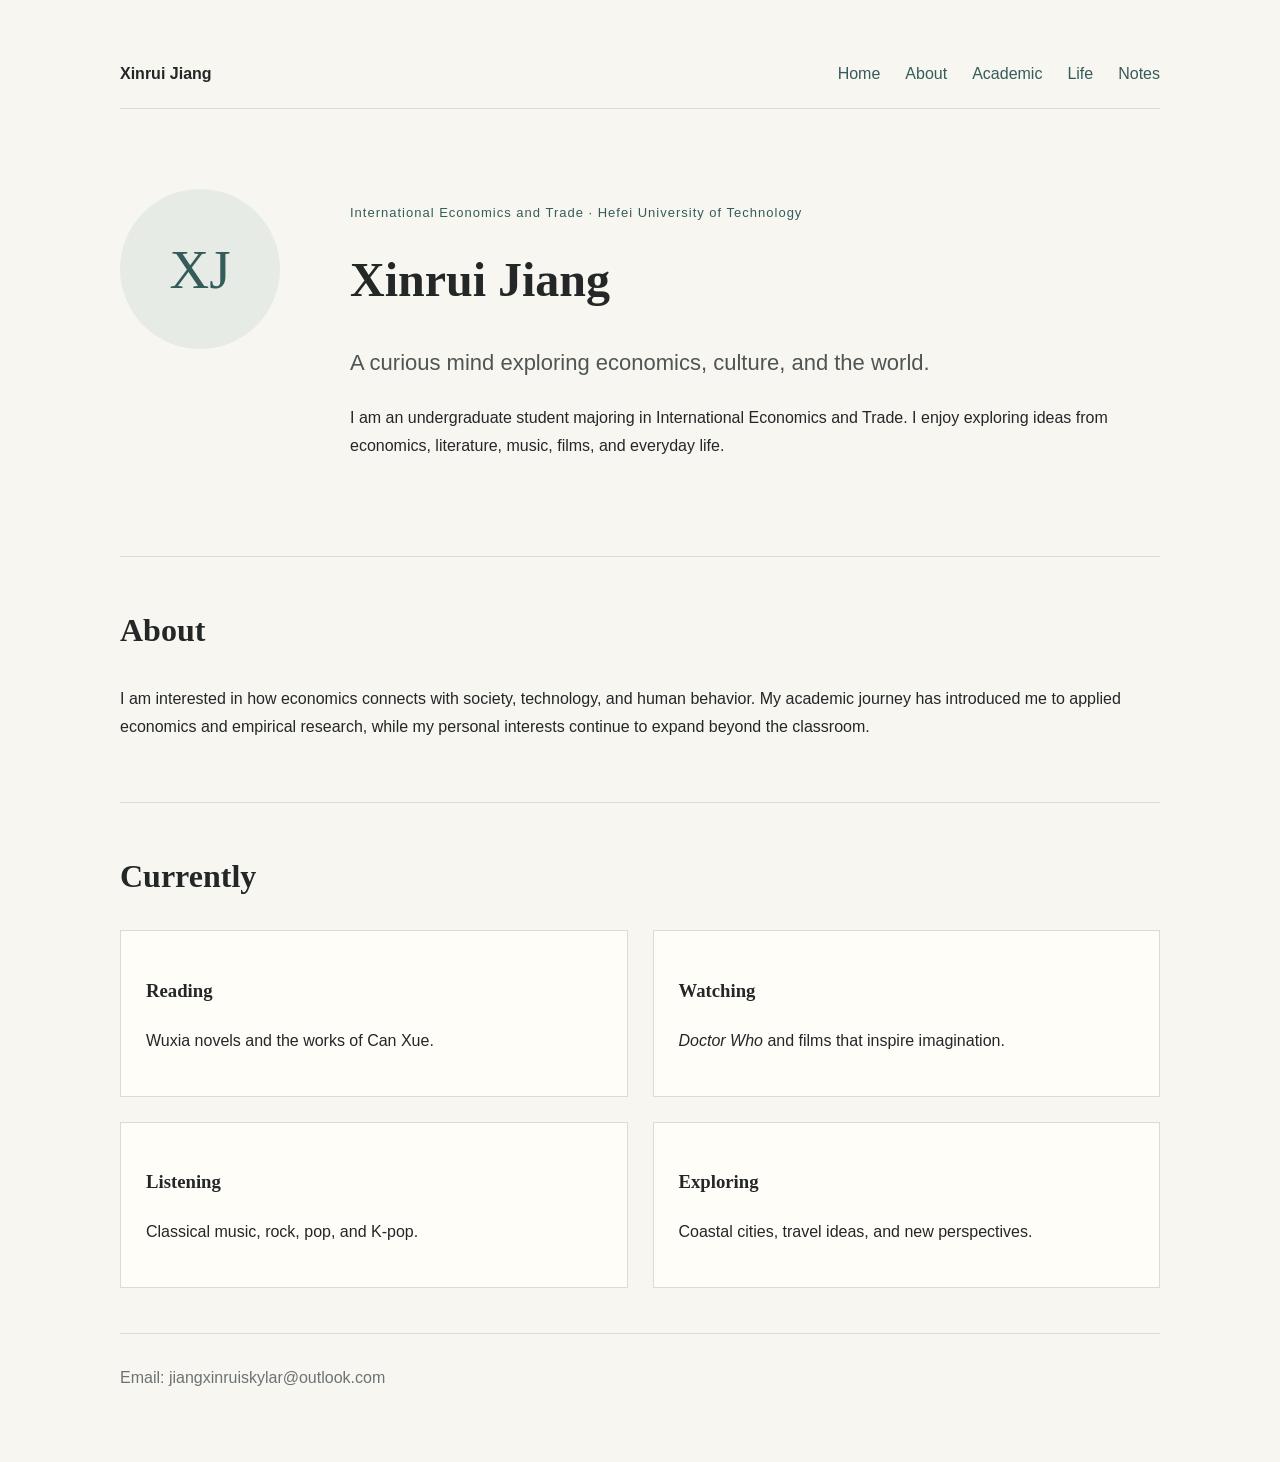
<file: index.html>
<!doctype html>
<html><head><meta charset="utf-8"><title>Xinrui Jiang</title><link rel="stylesheet" href="assets/style.css"></head>
<body><div class="container">
<nav><b>Xinrui Jiang</b><div class="navlinks"><a href="index.html">Home</a><a href="about.html">About</a><a href="academic.html">Academic</a><a href="life.html">Life</a><a href="notes.html">Notes</a></div></nav>

<div class="hero">
<div class="avatar">XJ</div>
<div>
<p class="tag">International Economics and Trade · Hefei University of Technology</p>
<h1>Xinrui Jiang</h1>
<p class="lead">A curious mind exploring economics, culture, and the world.</p>
<p>I am an undergraduate student majoring in International Economics and Trade. I enjoy exploring ideas from economics, literature, music, films, and everyday life.</p>
</div>
</div>

<section>
<h2>About</h2>
<p>I am interested in how economics connects with society, technology, and human behavior. My academic journey has introduced me to applied economics and empirical research, while my personal interests continue to expand beyond the classroom.</p>
</section>

<section>
<h2>Currently</h2>
<div class="grid">
<div class="card"><h3>Reading</h3><p>Wuxia novels and the works of Can Xue.</p></div>
<div class="card"><h3>Watching</h3><p><em>Doctor Who</em> and films that inspire imagination.</p></div>
<div class="card"><h3>Listening</h3><p>Classical music, rock, pop, and K-pop.</p></div>
<div class="card"><h3>Exploring</h3><p>Coastal cities, travel ideas, and new perspectives.</p></div>
</div>
</section>

<footer>Email: jiangxinruiskylar@outlook.com</footer>
</div></body></html>
</file>
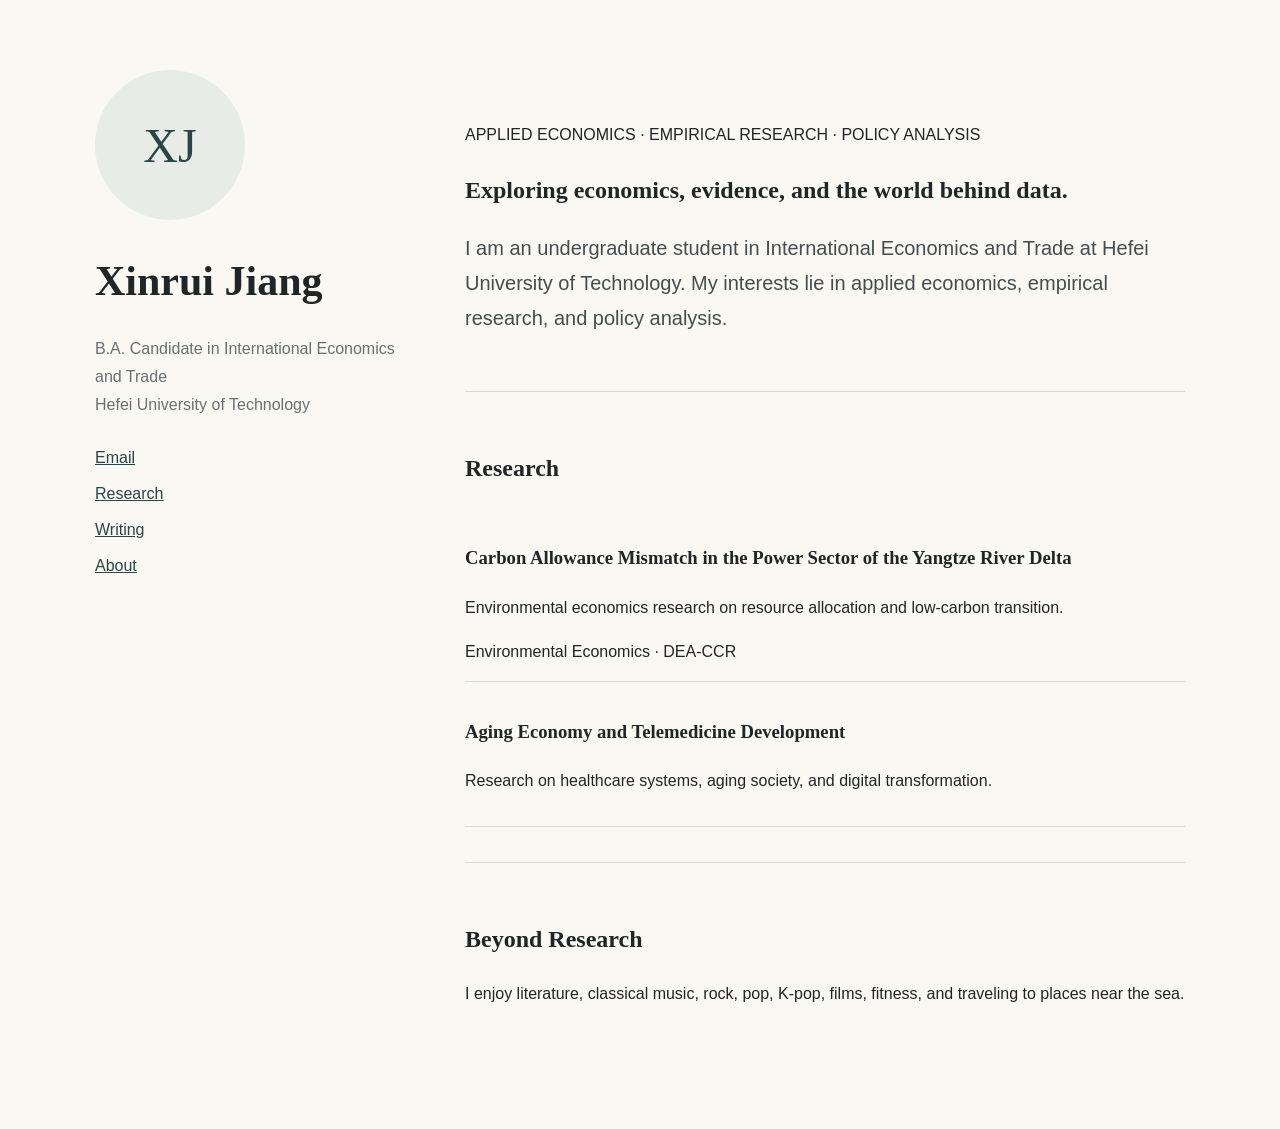
<file: Xinrui_Jiang_Personal_Website_v6/index.html>
<!doctype html><html><head><meta charset="utf-8"><title>Xinrui Jiang</title><link rel="stylesheet" href="assets/style.css"></head>
<body><div class="layout">
<aside class="sidebar"><div class="avatar">XJ</div><h1 class="name">Xinrui Jiang</h1>
<p class="role">B.A. Candidate in International Economics and Trade<br>Hefei University of Technology</p>
<div class="links"><a href="mailto:jiangxinruiskylar@outlook.com">Email</a><a href="research.html">Research</a><a href="writing.html">Writing</a><a href="about.html">About</a></div>
</aside>
<main>
<section><p>APPLIED ECONOMICS · EMPIRICAL RESEARCH · POLICY ANALYSIS</p><h2>Exploring economics, evidence, and the world behind data.</h2>
<p class="lead">I am an undergraduate student in International Economics and Trade at Hefei University of Technology. My interests lie in applied economics, empirical research, and policy analysis.</p>
</section>
<section><h2>Research</h2>
<div class="card"><h3>Carbon Allowance Mismatch in the Power Sector of the Yangtze River Delta</h3><p>Environmental economics research on resource allocation and low-carbon transition.</p><span class="tags">Environmental Economics · DEA-CCR</span></div>
<div class="card"><h3>Aging Economy and Telemedicine Development</h3><p>Research on healthcare systems, aging society, and digital transformation.</p></div>
</section>
<section><h2>Beyond Research</h2><p>I enjoy literature, classical music, rock, pop, K-pop, films, fitness, and traveling to places near the sea.</p></section>
</main></div></body></html>
</file>
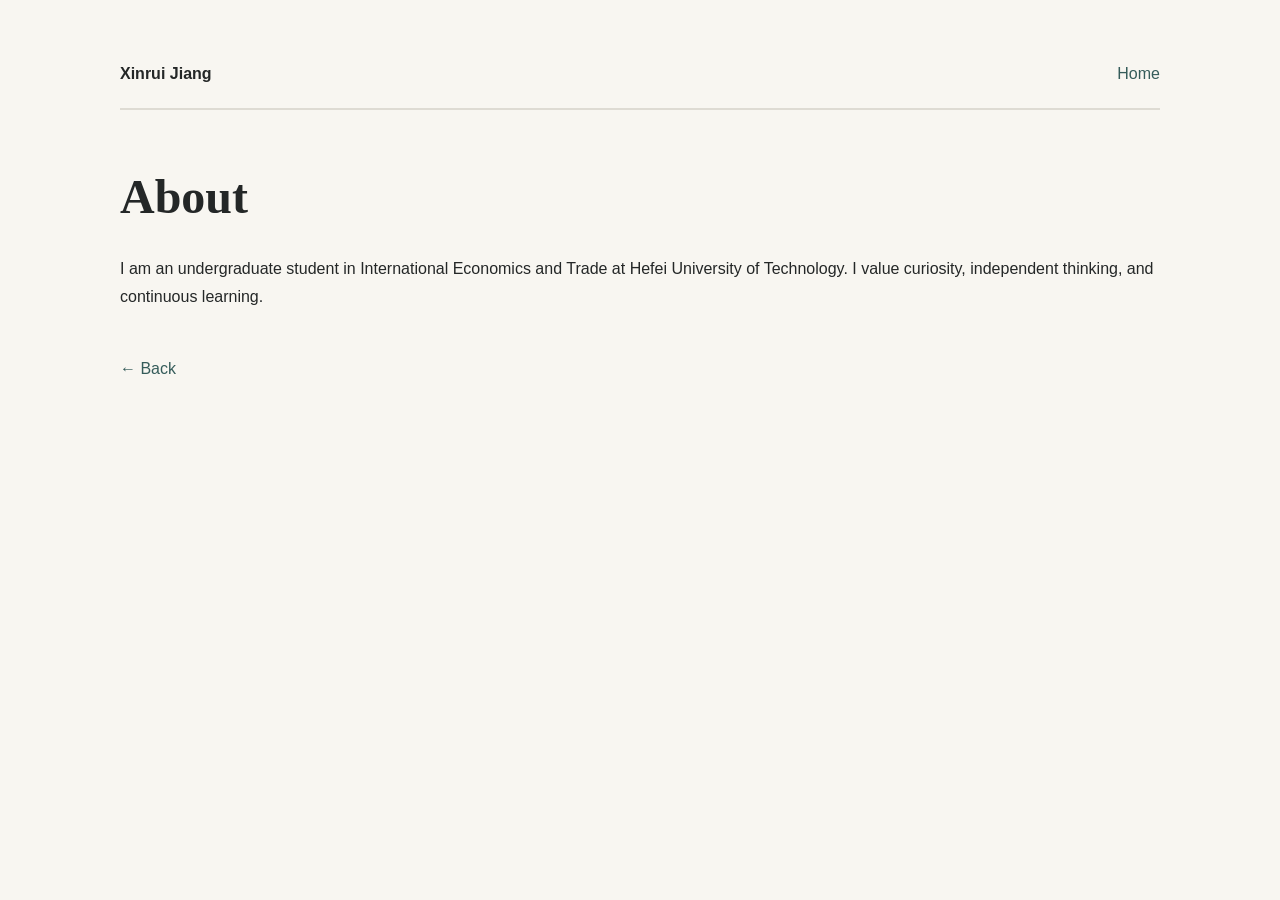
<file: about.html>
<!doctype html><html><head><meta charset="utf-8"><title>about.html</title><link rel="stylesheet" href="assets/style.css"></head><body><div class="container"><nav><b>Xinrui Jiang</b><a href="index.html">Home</a></nav><section><h1>About</h1><p>I am an undergraduate student in International Economics and Trade at Hefei University of Technology. I value curiosity, independent thinking, and continuous learning.</p><br><a href="index.html">← Back</a></section></div></body></html>
</file>
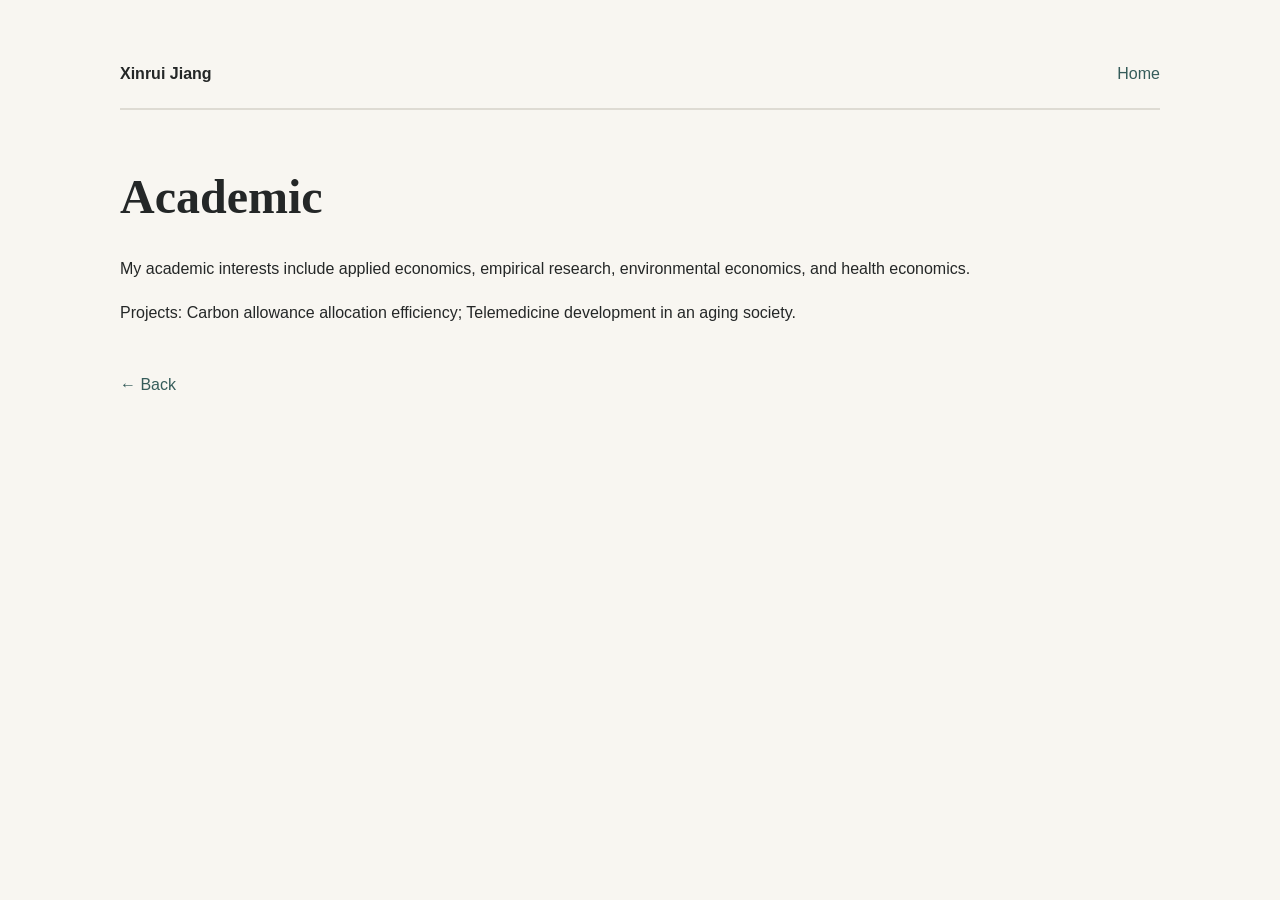
<file: academic.html>
<!doctype html><html><head><meta charset="utf-8"><title>academic.html</title><link rel="stylesheet" href="assets/style.css"></head><body><div class="container"><nav><b>Xinrui Jiang</b><a href="index.html">Home</a></nav><section><h1>Academic</h1><p>My academic interests include applied economics, empirical research, environmental economics, and health economics.</p><p>Projects: Carbon allowance allocation efficiency; Telemedicine development in an aging society.</p><br><a href="index.html">← Back</a></section></div></body></html>
</file>
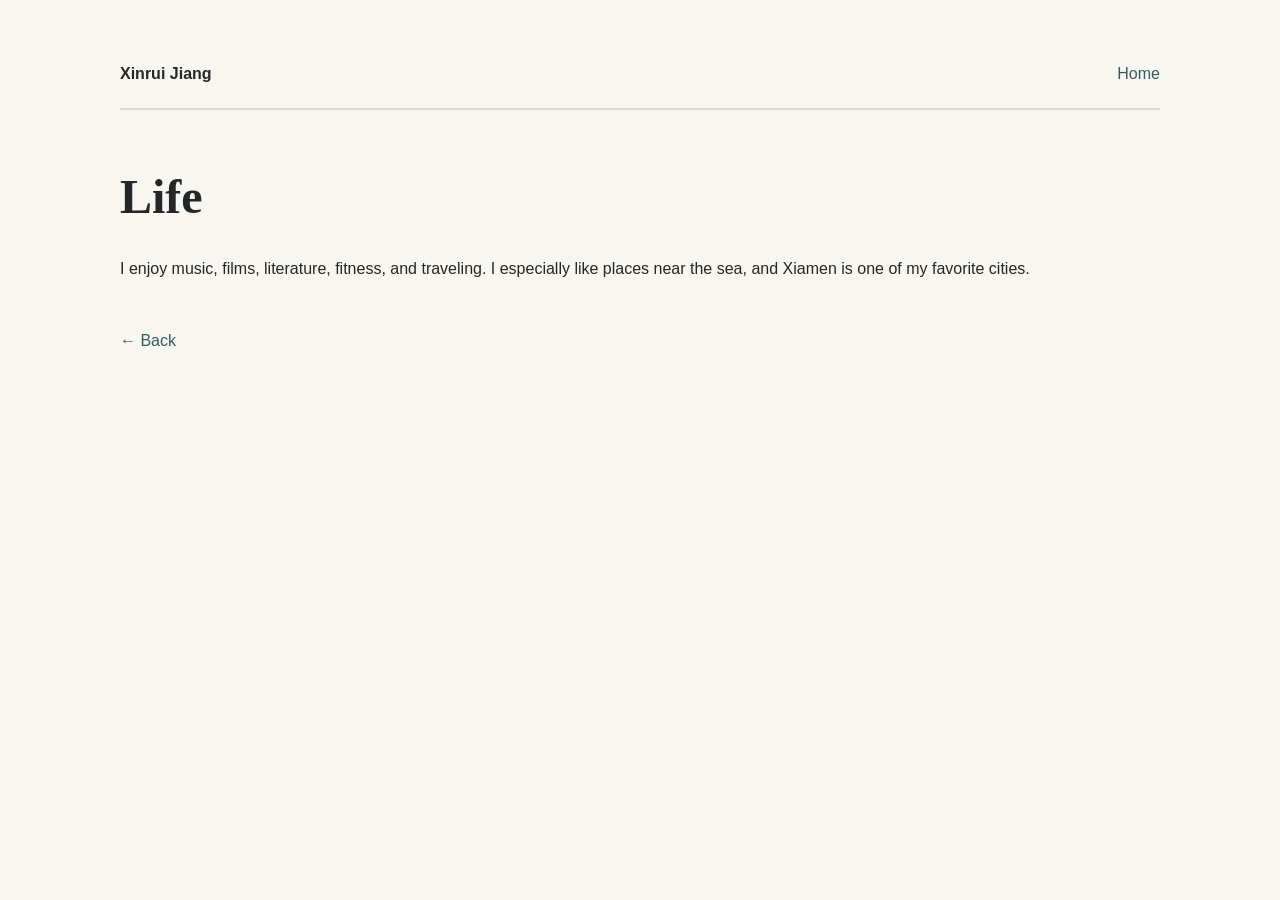
<file: life.html>
<!doctype html><html><head><meta charset="utf-8"><title>life.html</title><link rel="stylesheet" href="assets/style.css"></head><body><div class="container"><nav><b>Xinrui Jiang</b><a href="index.html">Home</a></nav><section><h1>Life</h1><p>I enjoy music, films, literature, fitness, and traveling. I especially like places near the sea, and Xiamen is one of my favorite cities.</p><br><a href="index.html">← Back</a></section></div></body></html>
</file>
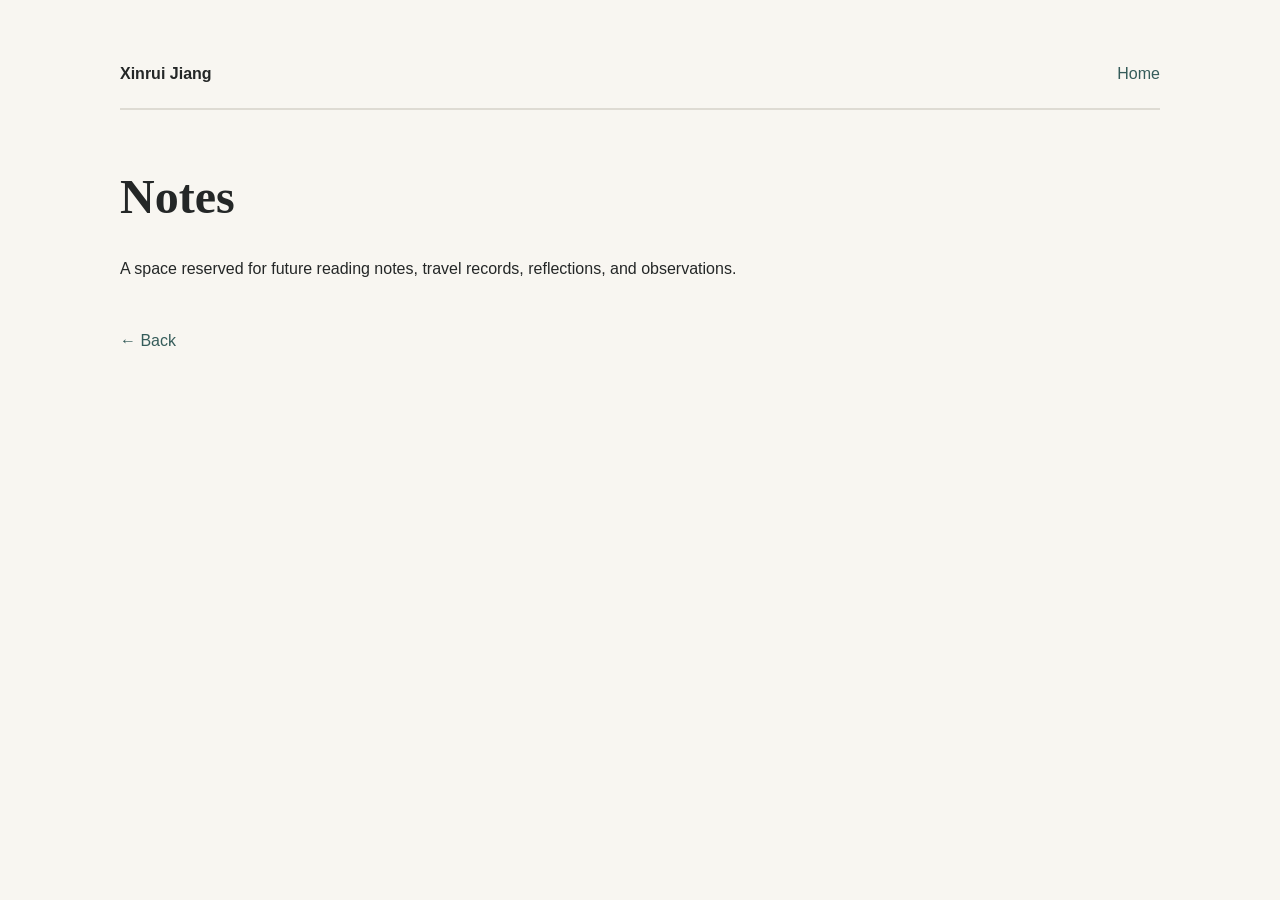
<file: notes.html>
<!doctype html><html><head><meta charset="utf-8"><title>notes.html</title><link rel="stylesheet" href="assets/style.css"></head><body><div class="container"><nav><b>Xinrui Jiang</b><a href="index.html">Home</a></nav><section><h1>Notes</h1><p>A space reserved for future reading notes, travel records, reflections, and observations.</p><br><a href="index.html">← Back</a></section></div></body></html>
</file>
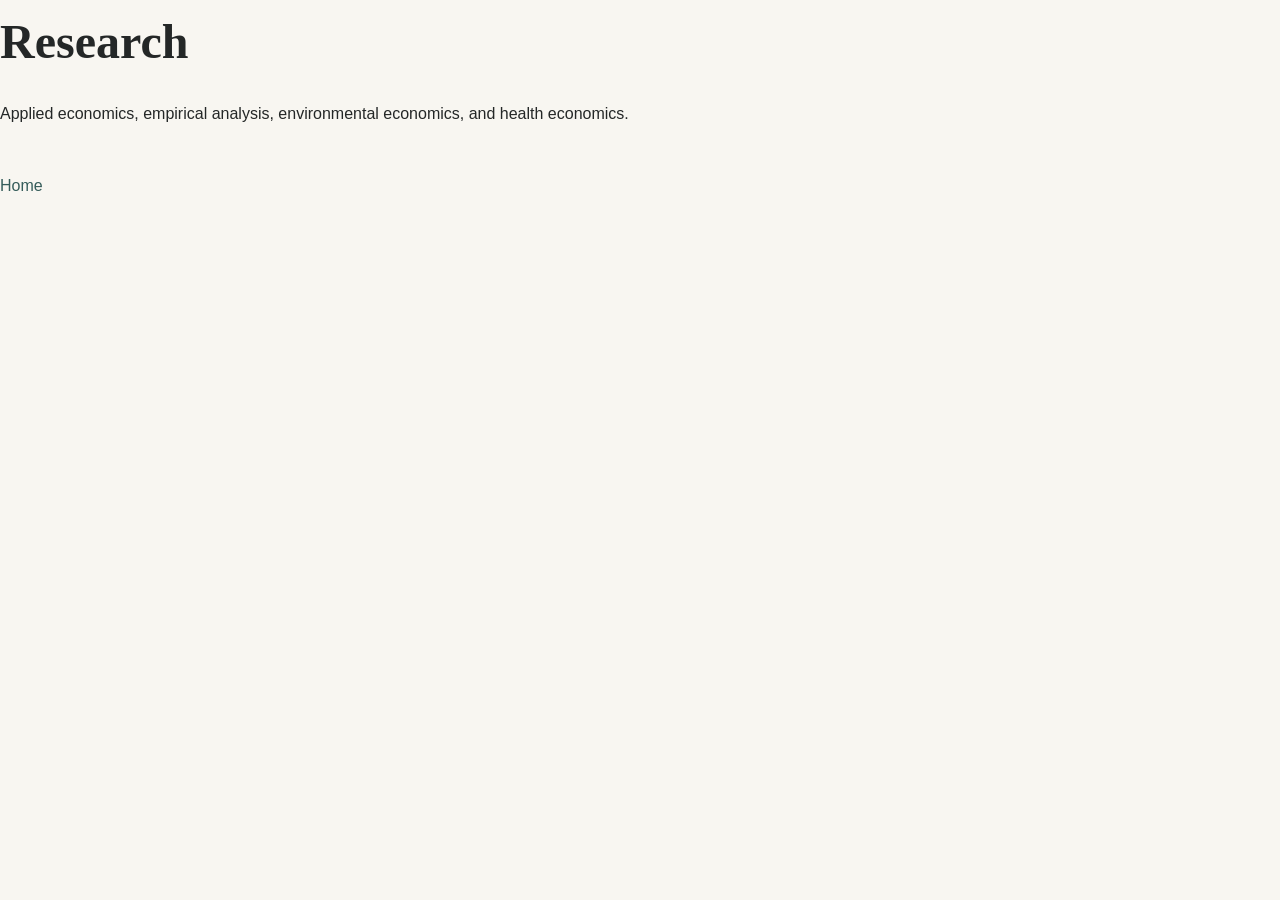
<file: research.html>
<html><head><link rel='stylesheet' href='assets/style.css'></head><body><main><h1>Research</h1><p>Applied economics, empirical analysis, environmental economics, and health economics.</p><br><a href='index.html'>Home</a></main></body></html>
</file>
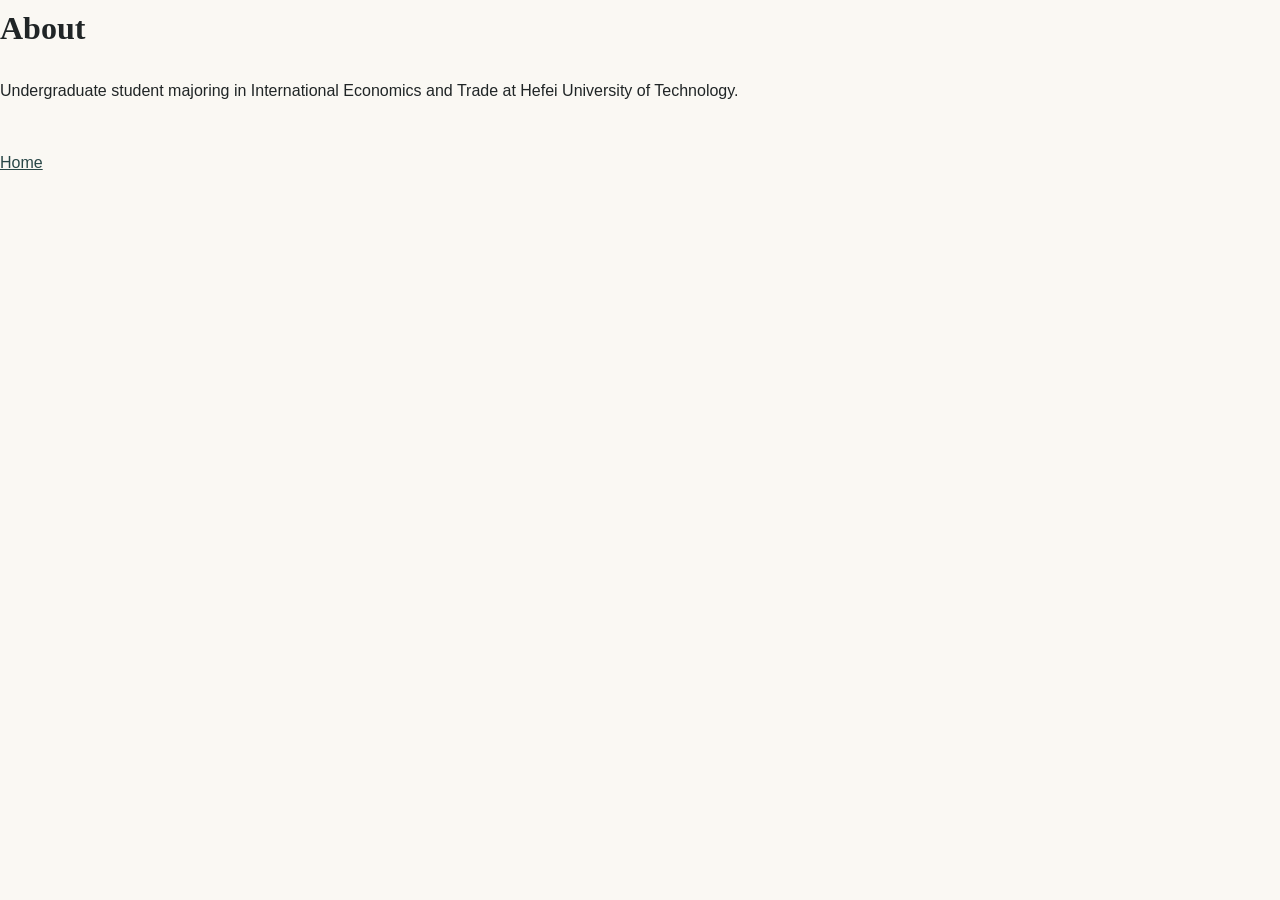
<file: Xinrui_Jiang_Personal_Website_v6/about.html>
<html><head><link rel='stylesheet' href='assets/style.css'></head><body><main><h1>About</h1><p>Undergraduate student majoring in International Economics and Trade at Hefei University of Technology.</p><br><a href='index.html'>Home</a></main></body></html>
</file>
<file: assets/style.css>
:root{
--bg:#f8f6f1;
--text:#242727;
--muted:#6d7372;
--accent:#355c5a;
--line:#dedbd3;
}
*{box-sizing:border-box}
body{
margin:0;
background:var(--bg);
color:var(--text);
font-family:Inter,Helvetica,Arial,sans-serif;
line-height:1.75;
}
a{color:var(--accent);text-decoration:none}
.container{
max-width:1100px;
margin:auto;
padding:40px 30px;
}
nav{
display:flex;
justify-content:space-between;
border-bottom:1px solid var(--line);
padding:20px 0;
}
.navlinks{display:flex;gap:25px}
.hero{
padding:80px 0;
display:grid;
grid-template-columns:180px 1fr;
gap:50px;
}
.avatar{
width:160px;
height:160px;
border-radius:50%;
background:#e7ebe6;
display:flex;
align-items:center;
justify-content:center;
font:55px Georgia,serif;
color:var(--accent);
}
h1,h2,h3{
font-family:Georgia,"Times New Roman",serif;
}
h1{font-size:48px;margin:0}
h2{font-size:32px;margin-top:0}
.lead{
font-size:22px;
color:#4d5555;
}
section{
border-top:1px solid var(--line);
padding:45px 0;
}
.grid{
display:grid;
grid-template-columns:repeat(2,1fr);
gap:25px;
}
.card{
background:#fffdf8;
padding:25px;
border:1px solid var(--line);
}
.tag{
color:var(--accent);
font-size:13px;
letter-spacing:1px;
}
footer{
border-top:1px solid var(--line);
padding:30px 0;
color:var(--muted);
}
@media(max-width:750px){
.hero,.grid{grid-template-columns:1fr}
.navlinks{display:none}
}
</file>
<file: Xinrui_Jiang_Personal_Website_v6/assets/style.css>
:root{--bg:#faf8f3;--text:#202526;--muted:#687072;--accent:#284646;--line:#ddd9d0}
*{box-sizing:border-box}
body{margin:0;background:var(--bg);color:var(--text);font-family:Inter,Arial,sans-serif;line-height:1.75}
a{color:var(--accent)}
.layout{max-width:1150px;margin:auto;display:grid;grid-template-columns:300px 1fr;gap:70px;padding:70px 30px}
.sidebar{position:sticky;top:40px;height:max-content}
.avatar{width:150px;height:150px;border-radius:50%;background:#e7ece7;display:flex;align-items:center;justify-content:center;font:48px Georgia;color:var(--accent)}
.name,h1,h2,h3{font-family:Georgia,serif}
.name{font-size:42px;margin:25px 0 10px}
.role{color:var(--muted)}
.links{display:flex;flex-direction:column;gap:8px;margin-top:25px}
section{border-top:1px solid var(--line);padding:35px 0}
section:first-child{border-top:0}
.lead{font-size:20px;color:#454d4e}
.card{border-bottom:1px solid var(--line);padding:15px 0}
.tags span{background:#e9efea;padding:3px 10px;border-radius:20px;font-size:13px;margin-right:5px}
@media(max-width:850px){.layout{display:block}.sidebar{position:static;margin-bottom:40px}}
</file>
